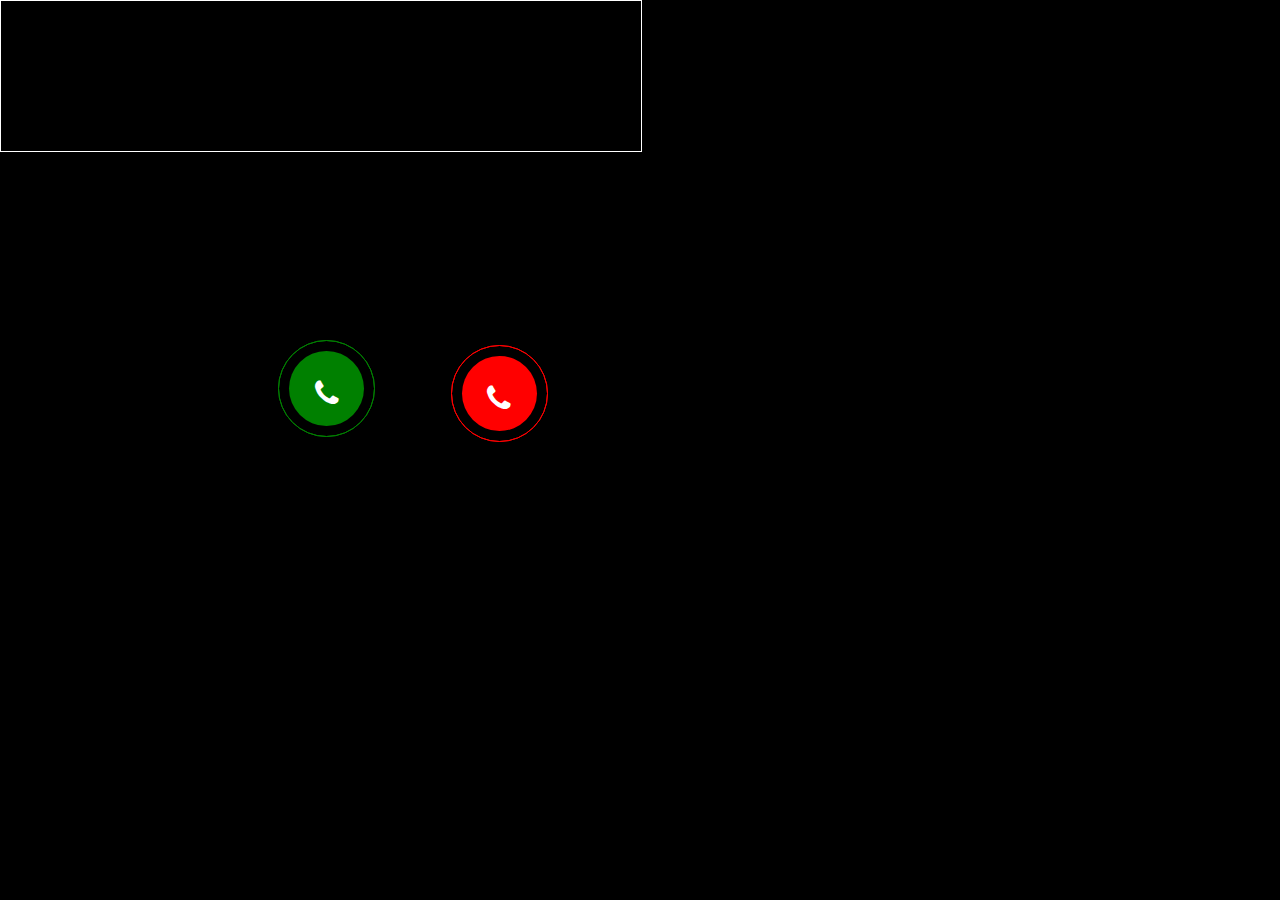
<file: CallEffect/index.html>
<!DOCTYPE html>
<html lang="en">
<head>
    <meta charset="UTF-8">
    <meta name="viewport" content="width=device-width, initial-scale=1.0">
    <title>Calling effect</title>
<link rel="stylesheet" href="https://cdnjs.cloudflare.com/ajax/libs/font-awesome/4.7.0/css/font-awesome.min.css">
<style>
    *{
        margin:0;
    }
    body{
        background-color: black;
    }
    #answer{
        background-color: green;
        left: 45%;        
        top: 350px;
    }
    #decline{
        background-color: red;
        left: 72%;        
        top: 280px;
    }
    .container{
        width: 75px;
        height: 75px;
        border-radius: 50%;
        position: relative;
        text-align: center;
    }
    #answer::before{
        border: 1px solid green;
    }
    #answer::after{
        border: 1px solid green;
    }
    #decline::before{
        border: 1px solid red;
    }
    #decline::after{
        border: 1px solid red;
    }
    .container::before{
        content: "";
        position: absolute;
        border-radius: 50%;
        width: calc(100% + 20px);
        display: block;
        height: calc(100% + 20px);
        top: -11px;
        left: -11px;
        animation: size 1.3s linear infinite;
    }

    .container::after{
        content: "";
        position: absolute;
        border-radius: 50%;
        width: calc(100% + 20px);
        display: block;
        height: calc(100% + 20px);
        top: -11px;
        left: -11px;
        animation: size 1.3s linear infinite;
        animation-delay: 0.5s;
    }
    @keyframes size {
        0%{transform: scale(0.5);
            opacity: 0;}
            50%{transform: scale(1);
            opacity: 1;}
            100%{transform: scale(1.5);
            opacity: 0;}
}
i{
    color: white;
    margin-top: 36%;
}
.fa{
    font-size: 30px;
}
#box{
    border: 1px solid white;
    width: 50%;
}

</style>    
</head>

<body>
    <div id="box">
    <div class="container" id="answer">
        <i class="fa fa-phone" aria-hidden="true"></i>
    </div>
    <div class="container" id="decline">
        <i class="fa fa-phone" aria-hidden="true"></i>
    </div>
    </div>
</body>
</html>
</file>
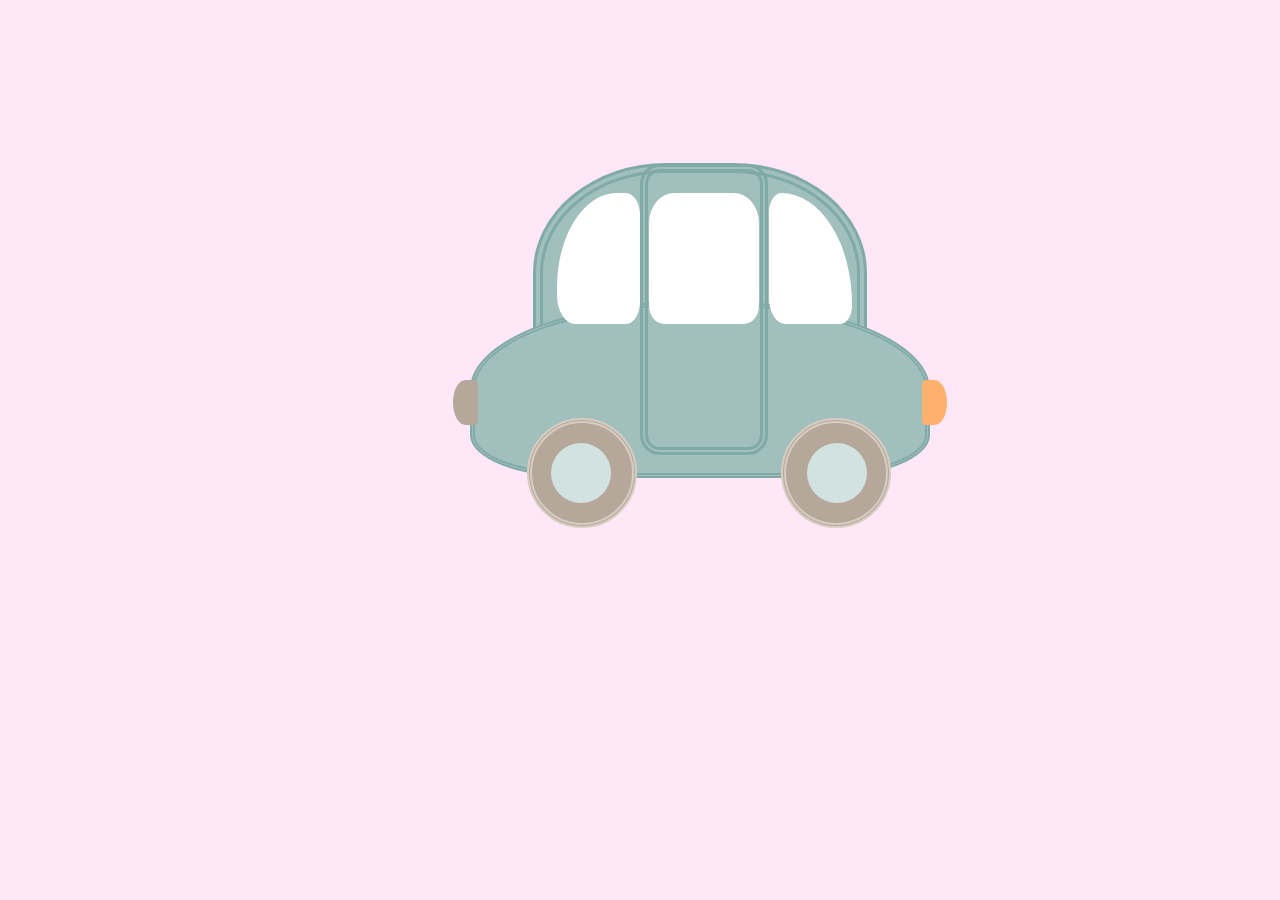
<file: car2/index.html>
<!DOCTYPE html>
<html>
    <head>
        <link rel="stylesheet" href="index.css">
    </head>
    <body>
        <section>
        <div class="top"></div>
        <div class="body"></div>
        <div class="door"></div>
        <div class="window-left"></div>
        <div class="window-middle"></div>
        <div class="window-right"></div>
        <div class="tyre1"></div>
        <div class="tyre2"></div>
        <div class="tyre1-inside"></div>
        <div class="tyre2-inside"></div>
        <div class="headlight"></div>
        <div class="headlight-back"></div>
      </section>
    </body>
</html>
</file>
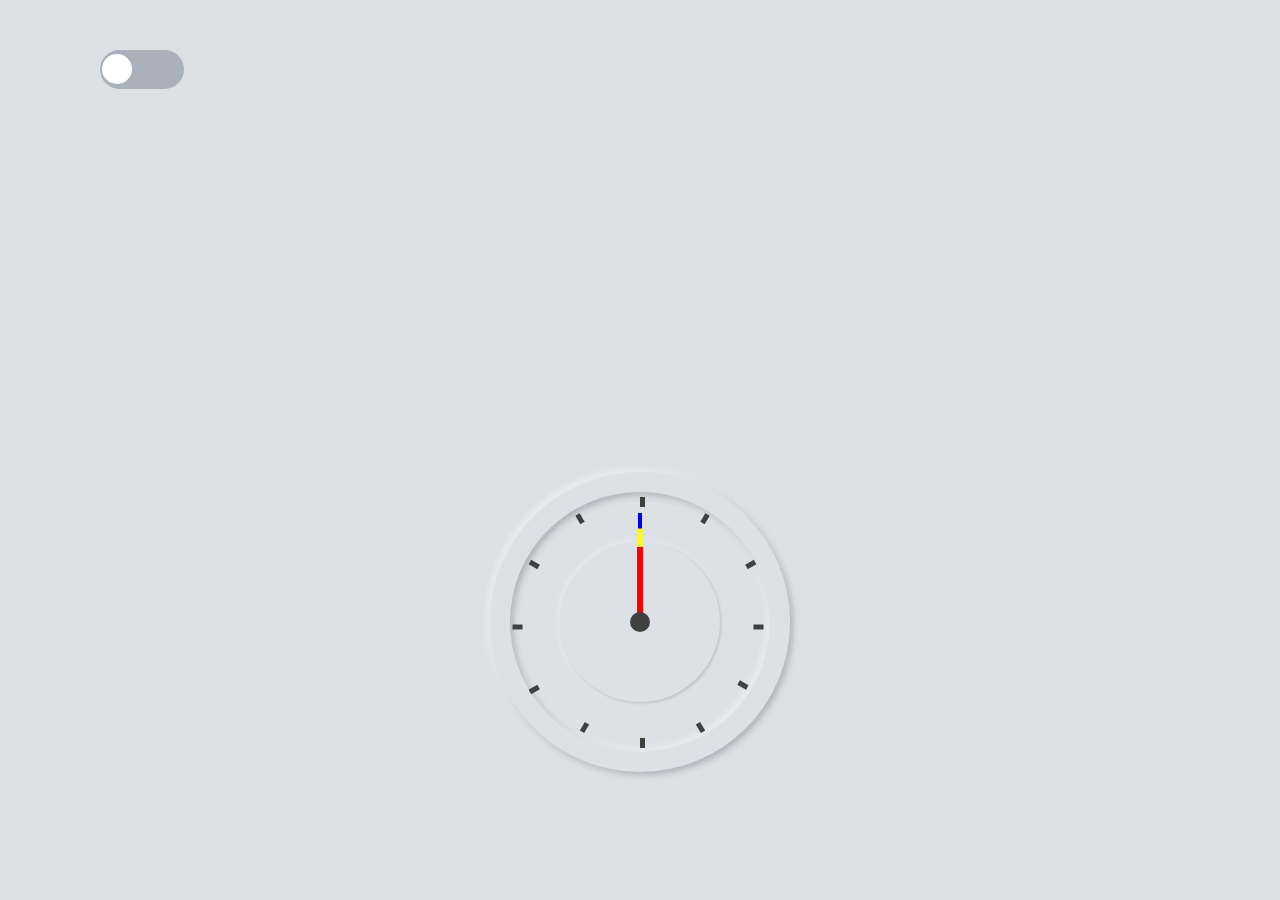
<file: cssclock/index.html>
<!DOCTYPE html>
<html lang="en">
<head>
    <meta charset="UTF-8">
    <meta name="viewport" content="width=device-width, initial-scale=1.0">
    <link class="style" rel="stylesheet" href="style.css">
    <title>Analog clock using css</title>
</head>
<body>
  <div class="container">
    <div class="toggle-button " onclick="Toggle()">
        <div class="circle"></div>
    </div>
  </div>
    <div id="clock">
        <div id="center"></div>

        <div class="numbers">
            <div></div>
            <div></div>
            <div></div>
            <div></div>
            <div></div>
            <div></div>
            <div></div>
            <div></div>
            <div></div>
            <div></div>
            <div></div>
            <div></div>
        </div>

        <div class="secHand"></div>
        <div class="minHand"></div>
        <div class="hrHand"></div>
    </div>
 <script>
 
 const secHand = document.querySelector(".secHand");
    const minHand = document.querySelector(".minHand");
    const hourHand = document.querySelector(".hrHand");
    
    setInterval(()=>{
    let time = new Date();

   var second = time.getSeconds() ;
   var minutes = time.getMinutes() ;
   var hours = time.getHours() ;
  minHand.style.transform =`rotateZ(${(minutes*6)+90}deg)`;
  secHand.style.transform = `rotateZ(${(second*6)+90}deg)`;
  hourHand.style.transform = `rotateZ(${(hours*30)+90}deg)`;
    },1000);


let toggleButton = document.querySelector(".toggle-button");
function Toggle(){
   
    toggleButton.classList.toggle("dark");
   changeTheme();
}
function changeTheme(){
let theme = document.querySelector(".style")
let toggleClass = toggleButton.classList;
if(toggleClass.contains("dark") ){
    console.log("dark theme")
theme.setAttribute("href", "dark.css");
}else{
theme.setAttribute("href","style.css");
    console.log("light theme")

}
}

</script>
</body>
</html>
</file>
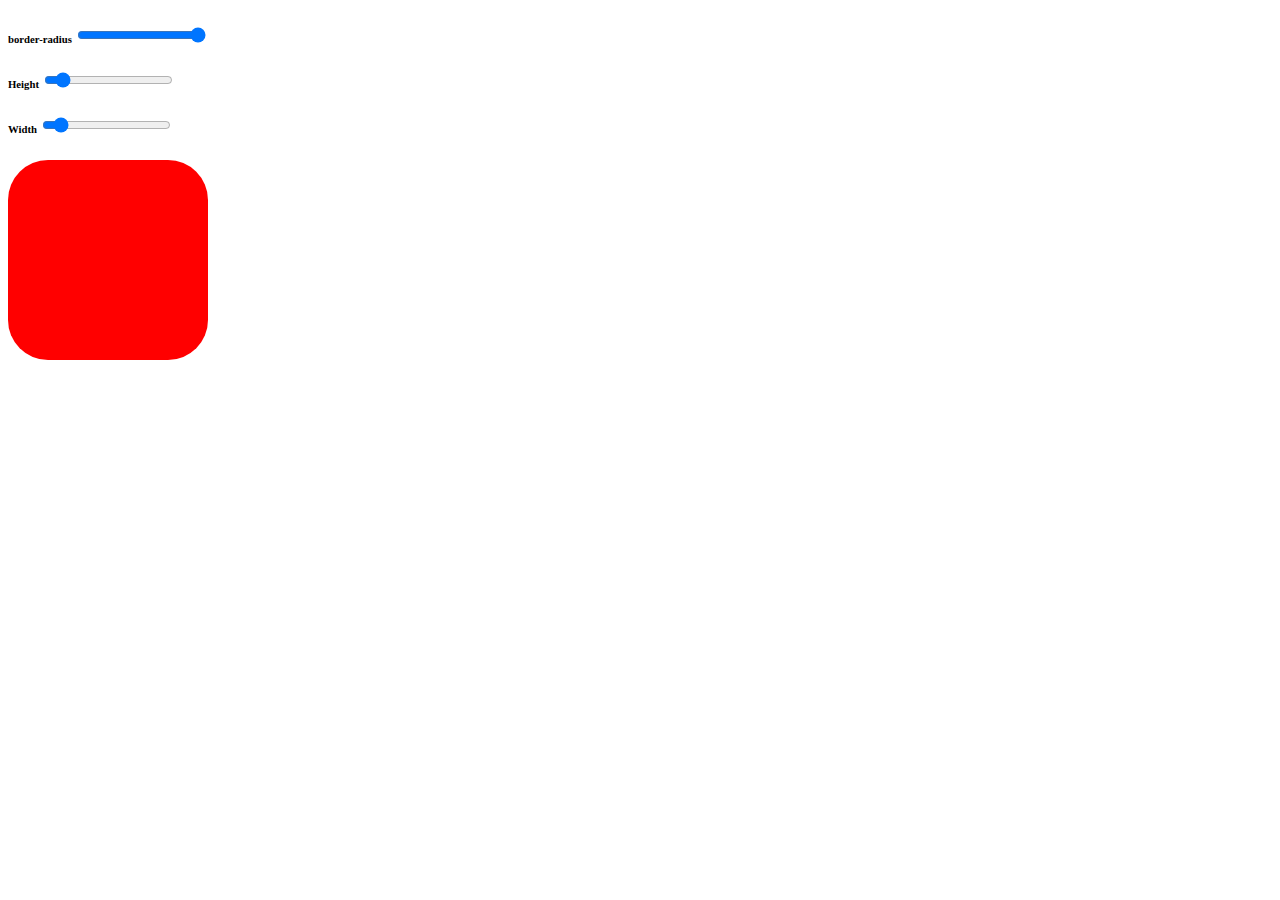
<file: cssVariable/index.html>
<!DOCTYPE html>
<html lang="en">
<head>
    <meta charset="UTF-8">
    <meta name="viewport" content="width=device-width, initial-scale=1.0">
    <style>
        :root{
            --B: 20%;
            --H: 200px;
            --W: 200px;
        }
        
        #container{
            
            background-color: red;
            border-radius: var(--B);
            height: var(--H);
            width: var(--W);
        }
    </style>
    <title>Css Variable</title>
</head>
<body>
    <h6 id="Range">
      border-radius  <input class="slider" type="range" min="0" max="100" data-suffix="%"  data-property="--B" value="100">
    </h6>

    <h6 id="Range">
      Height  <input class="slider" type="range" min="0" max="1000" data-suffix="px" data-property="--H" value="100">
    </h6>
    <h6 id="Range">
       Width <input class="slider" type="range" min="0" max="1000" data-suffix="px"  data-property="--W" value="100">
    </h6>
    <div id="container"></div>


    <script>
    var sliders = document.querySelectorAll(".slider");
    const root = document.documentElement;
    
    sliders.forEach(slider=>{slider.addEventListener("input",(e)=>{
        root.style.setProperty(`${slider.dataset.property}`,e.target.value +`${slider.dataset.suffix}`)
    })})


    </script>
</body>
</html>
</file>
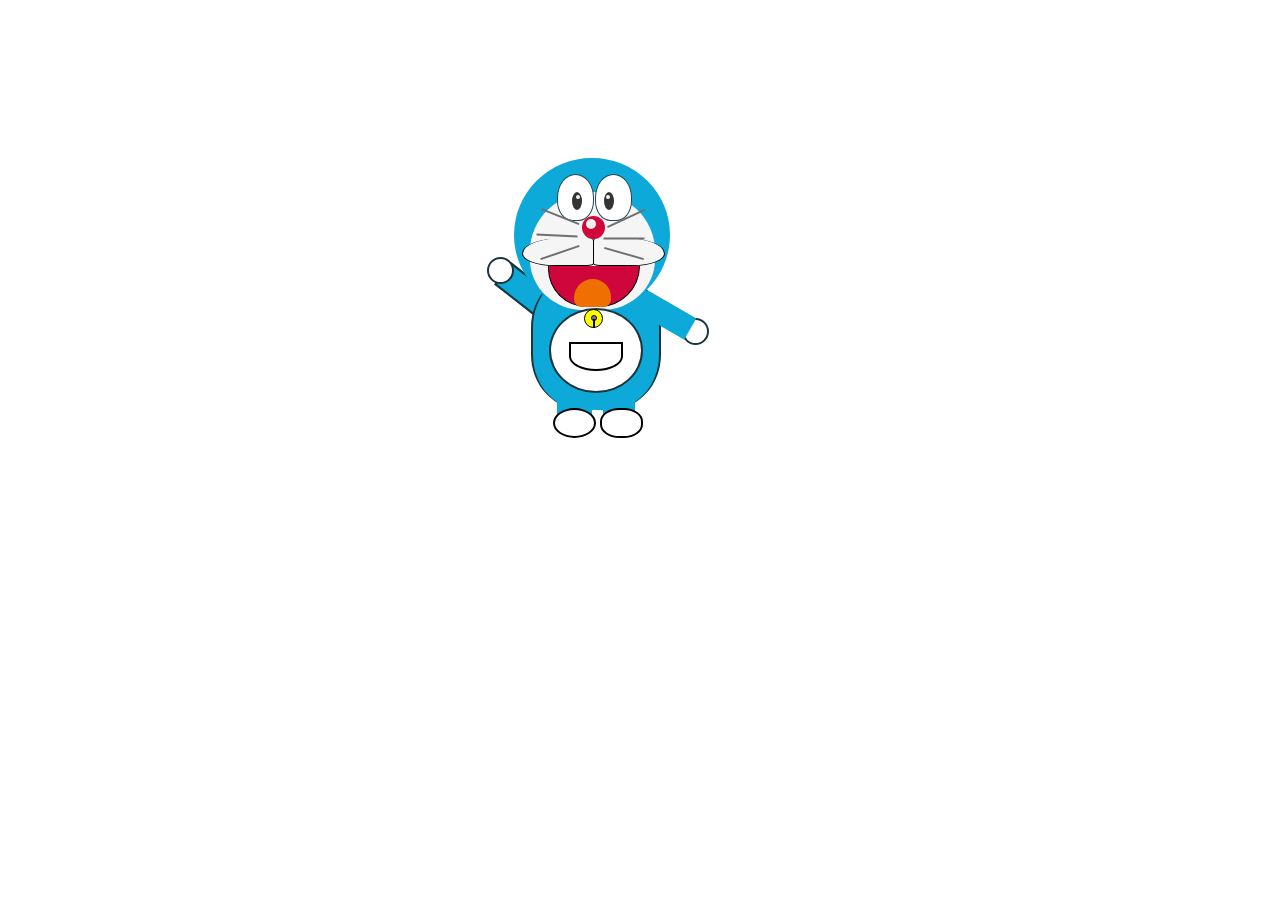
<file: doremon/index.html>
<html>
  <head>
    <link rel="stylesheet" href="index.css" />
  </head>
  <body>
    <div class="doremon">
      <div class="left-hand"></div>
      <div class="left-hand-palm"></div>
      <div class="right-hand"></div>
      <div class="right-hand-palm"></div>
      <div class="body"></div>

      <div class="right-hand"></div>
      <div class="head"></div>
      <div class="face"></div>
      <div class="eye-left">
        <div class="eyeball-left">
          <div class="eyeball-left-inner"></div>
        </div>
      </div>
      <div class="eye-right">
        <div class="eyeball-right">
          <div class="eyeball-right-inner"></div>
        </div>
      </div>

      <div class="nose">
        <div class="nose-inner"></div>
      </div>
      <div class="mouth-upper-left"></div>
      <div class="mouth-upper-right"></div>
      <div class="line-left">
        <div class="lineL1"></div>
        <div class="lineL2"></div>
        <div class="lineL3"></div>
      </div>
      <div class="line-right">
        <div class="lineR1"></div>
        <div class="lineR2"></div>
        <div class="lineR3"></div>
      </div>
      <div class="mouth-lower">
        <div class="tongue"></div>
      </div>
      <div class="stomach">
        <div class="pocket"></div>
      </div>
      <div class="belt"></div>
      <div class="bell">
        <div class="bell-inner"></div>
        <div class="line"></div>
      </div>
      <div class="left-leg"></div>
      <div class="left-foot"></div>
      <div class="right-leg"></div>
      <div class="right-foot"></div>
    </div>
  </body>
</html>
</file>
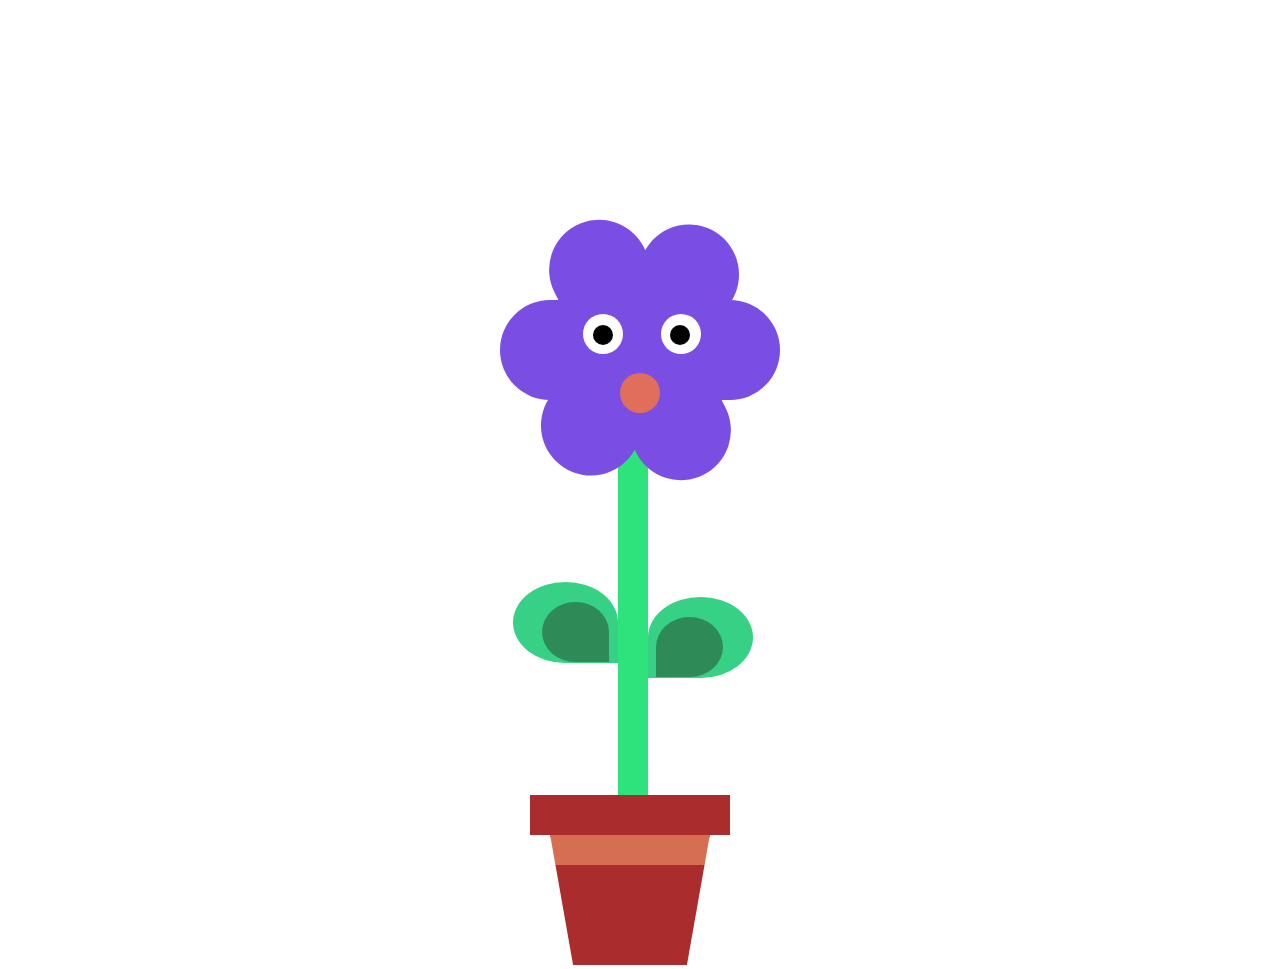
<file: flower2/index.html>
<!DOCTYPE html>
<html>
  <head>
    <link rel="stylesheet" href="index.css" />
  </head>
  <body>
    <div class="steam"></div>
    <div class="top1"></div>
    <div class="top2"></div>
    <div class="top3"></div>
    <div class="eye-1"></div>
    <div class="eye-2"></div>
    <div class="eye-inner-1"></div>
    <div class="eye-inner-2"></div>
    <div class="mouth"></div>
    <div class="leaf-left"></div>
    <div class="leaf-right"></div>
    <div class="leaf-left-inner"></div>
    <div class="leaf-right-inner"></div>
    <div class="pot1"></div>
    <div class="pot2"></div>
    <div class="pot3"></div>
    <div class="pot-leftside"></div>
    <div class="pot-rightside"></div>
  </body>
</html>
</file>
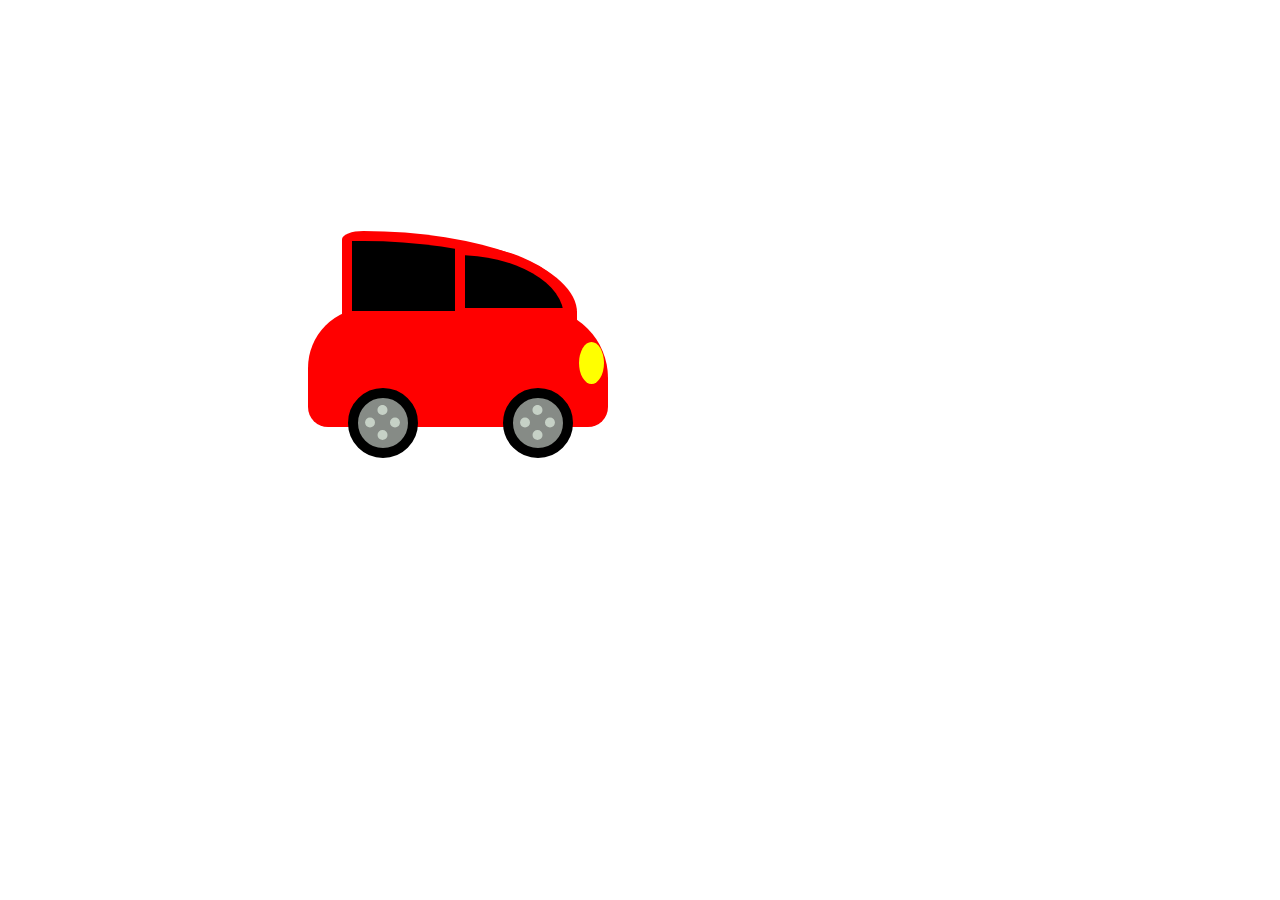
<file: car/car.html>
<!DOCTYPE html>
<html>
<head>
<title>
    CAR
</title>
<link rel="stylesheet" href="styl.css">
</head>
<body>
   <div class="body">
    <div class="top"></div>
    <div class="wheel1">
        <div class="inner"></div>
    </div>
    <div class="wheel2">
        <div class="inner"></div>
    </div>
    <div class="headlight"></div>
   </div>
</body>
</html>
</file>
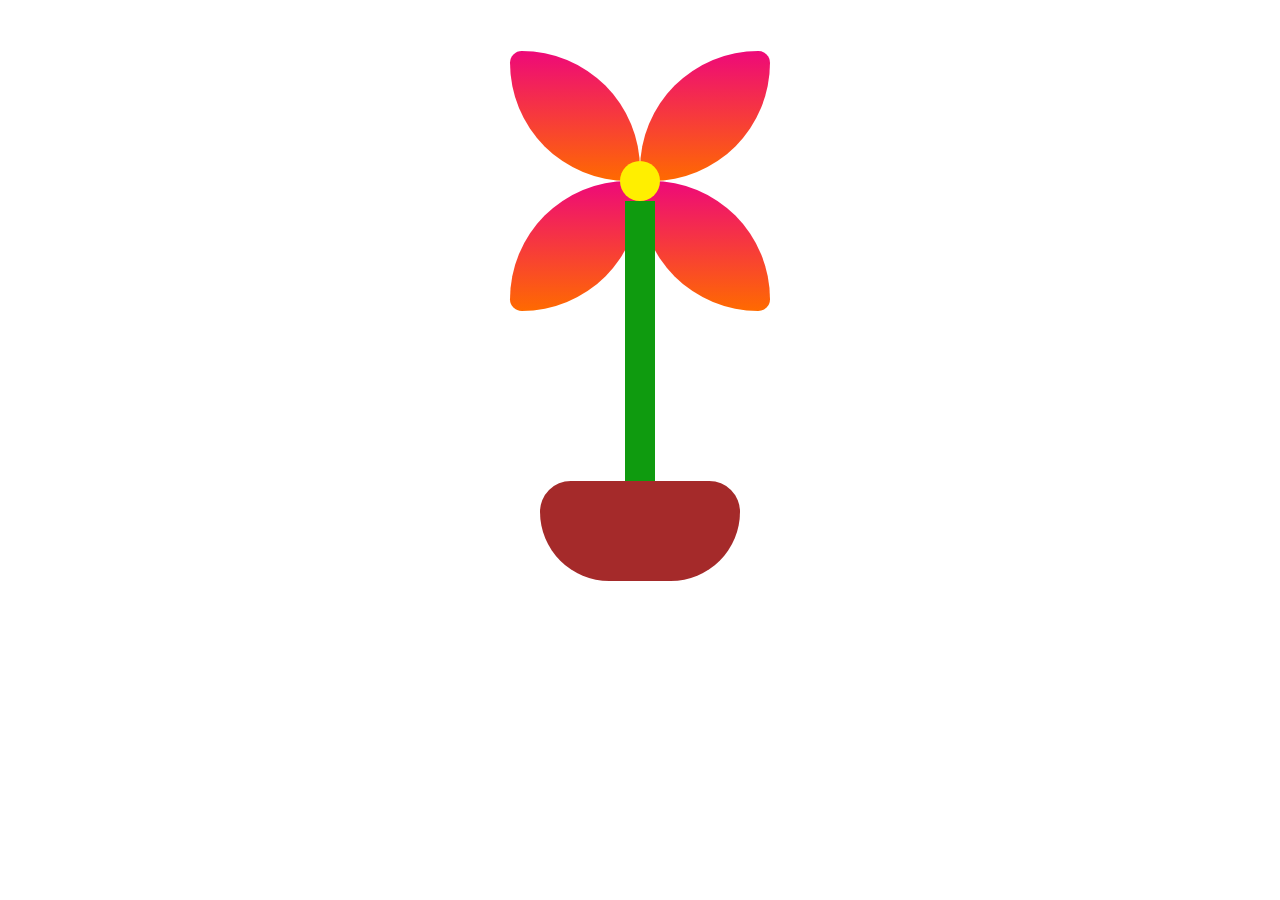
<file: flower/flower.html>
<!DOCTYPE html>
<html>
    <head>
        <title>
            FLOWER
        </title>
        <link rel="stylesheet" href="flower.css">
    </head>
    <body>
        <div class="container">
            <div class="row">
                <div class="box1"></div>
                <div class="box2"></div>
            </div>
          <div class="row"> 
            <div class="box3"></div>
            <div class="box4"></div>
          </div>
            <div class="row">
                <div class="center"></div>
            </div>
            <div class="row">
                <div class="steam"></div>
            </div>
            <div class="row">
                <div class="pot"></div>
            </div>
        </div>
    </body>
</html>
</file>
<file: car2/index.css>
body {
background-color: rgba(255, 221, 245, 0.719);
}
.top {position: absolute;
    border:10px double #80aaa6;
    width: 314px;
    height: 254px;
    background-color: #a0bfbd;
    border-radius:40% 40% 20% 34% ;
    top: 163px;
   left: 533px;
}
.window-left {
    width: 83px;
    height: 131px;
    border-radius: 72% 17% 17% 22%;
    background-color: #ffffff;
    position: absolute;
    left: 557px;
    top: 193px;
}
.window-middle {position: absolute;
    left: 649px;
    top: 193px;
    width: 110px;
    height: 131px;
    border-radius: 23% 23% 14% 14%;
    background-color: #ffffff;
}
.window-right {    position: absolute;
    left: 769px;
    top: 193px;
    width: 83px;
    height: 131px;
    border-radius: 18% 103% 17% 24%;
    background-color: #ffffff;
}
.body {
    background-color:#a0bfbd;
    position: absolute;
    width: 450px;
    height: 168px;
    border-radius: 58% 58% 28% 28%;
    left: 470px;
    top: 300px;
    border: 5px double #80aaa6;
}
.door {
    width: 112px;
    height: 275px;
    border: 8px double #80aaa6;
    position: absolute;
    left: 640px;
    top: 164px;
    border-radius: 20px;
}
.tyre1 {position: absolute;
    width: 100px;
    height: 100px;
    background-color: #b5a89b;
    border-radius: 100%;
    left: 527px;
    top: 418px;
    border:5px double #d7cdc2;
}
.tyre2 {position: absolute;
    width: 100px;
    height: 100px;
    background-color: #b5a89b;
    border-radius: 100%;
    left: 781px;
    top: 418px;
    border:5px double #d7cdc2;
}
.tyre1-inside {
    width: 60px;
    height: 60px;
    background-color: #d2e2e0;
    position: absolute;
    left: 551px;
    top: 443px;
    border-radius: 100%;    
}
.tyre2-inside {
    width: 60px;
    height: 60px;
    background-color: #d2e2e0;
    position: absolute;
    left: 807px;
    top: 443px;
    border-radius: 100%;
}
.headlight {
    width: 25px;
    height: 45px;
    background-color: #ffb16d;
    position: absolute;
    left: 922px;
    top: 380px;
    border-radius: 20% 73% 73% 20%;
}
.headlight-back {
    width: 25px;
    height: 45px;
    background-color: #b5a89b;
    position: absolute;
    left: 453px;
    top: 380px;
    border-radius:  73% 20% 20% 73%;
}
</file>
<file: cssclock/style.css>
*{margin: 0;
padding: 0;}

body,html{
    height: 100%;
}
body{
    display: grid;
    place-items: center;
    background-color: #dde1e6;
    
}
.container{
    margin: 50px auto auto 100px;
}
.toggle-button{
background-color: rgba(94,104,121,0.400);
border-radius: 50px;
width: 80px;
height: 35px;
padding: 2px;
transition: 0.5s ease-in-out;
}
.circle{
    background-color: #ffff;
    border-radius: 50%;
    width: 30px;
    height: 30px;
    margin-top: 2px;
    transition: 0.5s ease-in-out;
}
.dark{
    background-color: #0acee0;
    transition: 0.5s ease-in-out;
    }
.dark > .circle{
        background-color: #ffff;
        margin-left: 45px;
        transition: 0.5s ease-in-out;
    }


#clock{
    position: relative;
    display: flex;
    justify-content: center;
    align-items: center;
  background-color: #dde1e6;
  width: 300px;
  height: 300px;
  border-radius: 50%;
 box-shadow: -3px -3px 7px #ffffff73, 3px 3px 6px rgba(94,104,121,0.400);
}
#clock::before{
    content: '';
    position: absolute;
    background-color: #dde1e6;
    width: 260px;
    height: 260px;
    border-radius: 50%;
   box-shadow: inset -3px -3px 7px #ffffff73,inset  3px 3px 6px rgba(94,104,121,0.400);
  }
  #clock::after{
    content: '';
    position: absolute;
    background-color: #dde1e6;
    width: 160px;
    height: 160px;
    border-radius: 50%;
   box-shadow:  -1px -1px 7px #ffffff73,  1px 1px 3px rgba(94,104,121,0.400);
  }

  #center{
      height: 20px;
      width: 20px;
      background-color: #404040;
      border-radius: 50%;
      z-index: 2;
  }
  .numbers{
      position: absolute;
  }
  .numbers div{
      position: absolute;
      background-color: #404040;
      width: 5px;
      height: 10px;
  }
  .numbers div:nth-child(1){
      transform:rotate(30deg) translateY(-125px);
  }
  .numbers div:nth-child(2){
      transform:rotate(60deg) translateY(-125px);
  }
  .numbers div:nth-child(3){
      transform:rotate(90deg) translateY(-116px);
  }
  .numbers div:nth-child(4){
      transform:rotate(120deg) translateY(-116px);
  }
  .numbers div:nth-child(5){
      transform:rotate(150deg) translateY(-116px);
  }
  .numbers div:nth-child(6){
      transform:rotate(180deg) translateY(-116px);
  }
  .numbers div:nth-child(7){
      transform:rotate(210deg) translateY(-116px);
  }
  .numbers div:nth-child(8){
      transform:rotate(240deg) translateY(-125px);
  }
  .numbers div:nth-child(9){
      transform:rotate(270deg) translateY(-125px);
  }
  .numbers div:nth-child(10){
      transform:rotate(300deg) translateY(-125px);
  }
  .numbers div:nth-child(11){
      transform:rotate(330deg) translateY(-125px);
  }
  .numbers div:nth-child(12){
      transform:rotate(360deg) translateY(-125px);
  }

  .secHand{
    width: 37%;
    height: 4px;
    background: blue;
    position: absolute;
    top: 50%;
    transform-origin: 100%;
    transform: rotate(90deg);
    transition: all 0.05s;
    transition-timing-function: cubic-bezier(0.1, 2.7, 0.58, 1);
    z-index: 1;
    left: 13%;
  }
  .minHand{
    width: 32%;
    height: 5px;
    background: yellow;
    position: absolute;
    top: 50%;
    transform-origin: 100%;
    transform: rotate(90deg);
    transition: all 0.05s;
    transition-timing-function: cubic-bezier(0.1, 2.7, 0.58, 1);
    z-index: 1;
    left: 18%;
}
.hrHand{
    width: 26%;
    height: 6px;
    background: red;
    position: absolute;
    top: 50%;
    transform-origin: 100%;
    transform: rotate(90deg);
    transition: all 0.05s;
    transition-timing-function: cubic-bezier(0.1, 2.7, 0.58, 1);
    z-index: 1;
    left: 24%;
}
</file>
<file: doremon/index.css>
.doremon {
    width: 60%;
    text-align: center;
    margin-left: 20%;
    position: absolute;
}
.head {
    width: 150px;
    height: 148px;
    border: solid #0da9d8;
    background: #0da9d8;
    border-radius: 50%;
    position: absolute;
    top: 150px;
    left: 250px;
}
.face {
    width: 125px;
    height: 118px;
    background: whitesmoke;
    position: absolute;
    top: 184px;
    left: 266px;
    border-top-right-radius: 100%;
    border-top-left-radius: 100%;
    border-bottom-right-radius: 85%;
    border-bottom-left-radius: 85%;

}
.eye-left {
    width: 35px;
    height: 45px;
    border-top-right-radius: 100%;
    border-top-left-radius: 100%;
    border-bottom-right-radius: 85%;
    border-bottom-left-radius: 85%;
    position: absolute;
    top: 166px;
    left: 293px;
    background: white;
    border: 1.5px solid #244857;
}
.eye-right {
    width: 35px;
    height: 45px;
    border-top-right-radius: 100%;
    border-top-left-radius: 100%;
    border-bottom-right-radius: 85%;
    border-bottom-left-radius: 85%;
    position: absolute;
    top: 166px;
    left: 331px;
    background: white;
    border: 1.5px solid #244857;
}
.eyeball-left {
    width: 10px;
    height: 18px;
    background: #343335;
    border-radius: 100%;
    position: absolute;
    top: 17px;
    left: 14px;
}
.eyeball-right {
    width: 10px;
    height: 18px;
    background: #343335;
    border-radius: 100%;
    position: absolute;
    top: 17px;
    left: 8px;
}
.eyeball-left-inner {
    width: 4px;
    height: 4px;
    background: #f2f7f3;
    position: absolute;
    top: 3px;
    left: 4px;
    border-radius: 100%;
}
.eyeball-right-inner {
    width: 4px;
    height: 4px;
    background: #f2f7f3;
    position: absolute;
    top: 3px;
    left: 2px;
    border-radius: 100%;
}
.nose {
    width: 23px;
    height: 23px;
    border-radius: 100%;
    background: #d00739;
    position: absolute;
    top: 208px;
    left: 318px;
}
.nose-inner {
    width: 10px;
    height: 10px;
    background: #f2f7f3;
    position: absolute;
    top: 3px;
    left: 4px;
    border-radius: 100%;
    opacity: 0.97;
}
.mouth-upper-left {
    width: 70px;
    height: 27px;
    border-left: 1px solid black;
    border-right: 1px solid black;
    border-bottom: 1px solid black;
    border-top-right-radius: 10%;
    border-top-left-radius: 59%;
    border-bottom-right-radius: 10%;
    border-bottom-left-radius: 47%;
    position: absolute;
    top: 230px;
    left: 258px;
    background: whitesmoke;
}
.mouth-upper-right {
    width: 70px;
    height: 27px;
    border-left: 1px solid black;
    border-right: 1px solid black;
    border-bottom: 1px solid black;
    border-top-right-radius: 59%;
    border-top-left-radius: 10%;
    border-bottom-right-radius: 47%;
    border-bottom-left-radius: 10%;
    position: absolute;
    top: 230px;
    left: 329px;
    background: whitesmoke;
}
.mouth-lower {
    width: 90px;
    height: 40px;
    border-bottom: 1px solid black;
    border-left: 1px solid black;
    border-right: 1px solid black;
    border-bottom-left-radius: 167px;
    border-bottom-right-radius: 178px;
    background: #cf063c;
    position: absolute;
    top: 258px;
    left: 284px;
}
.tongue {
    width: 37px;
    height: 28px;
    border-top-right-radius: 100px;
    border-top-left-radius: 104px;
    border-bottom-right-radius: 42px;
    border-bottom-left-radius: 42px;
    position: absolute;
    top: 13px;
    left: 25px;
    background: #f06f03;
}
.line-left{
    position: absolute;
    width: auto;
    height: auto;
    top: 199px;
left: 294px;
}
.lineL1 {
     border: 0.2px solid #6f6f6f;
    height: 39px;
    position: absolute;
    top: -11px;
    left: 1px;
    transform: rotate(-68deg);
}
.lineL2 {
    height: 39px;
    border: 0.2px solid #6f6f6f;
    position: absolute;
    top: 8px;
    left: -2px;
    transform: rotate(-87deg);
}
.lineL3 {
    height: 39px;
    border: 0.2px solid #6f6f6f;
    position: absolute;
    top: 25px;
    left: 1px;
    transform: rotate(-109deg);
}
.line-right{
    position: absolute;
    width: auto;
    height: auto;
    top: 202px;
    left: 361px;
}
.lineR1 {
    border: 0.2px solid #6f6f6f;
    height: 39px;
    position: absolute;
    top: -12px;
    left: 0px;
    transform: rotate(65deg);
}
.lineR2 {
    height: 39px;
    border: 0.2px solid #6f6f6f;
    position: absolute;
    top: 8px;
    left: -2px;
    transform: rotate(90deg);
}
.lineR3 {
    height: 39px;
    border: 0.2px solid #6f6f6f;
    position: absolute;
    top: 23px;
    left: -2px;
    transform: rotate(106deg);
}
.body {
    width: 126px;
    height: 138px;
    background: #0da9d8;
    border-left: 2px solid #1c353b;
    border-right: 2px solid #1c353b;
    position: absolute;
    top: 264px;
    left: 267px;
    border-radius: 40%;
}
.right-hand {
    width: 24px;
    height: 56px;
    transform: rotate(120deg);
    position: absolute;
    top: 279px;
    border-bottom: none;
    left: 390px;
    background: #0da9d8;
}
.left-hand {
    width: 24px;
    height: 50px;
    transform: rotate(-52deg);
    position: absolute;
    top: 255px;
    left: 246px;
    background: #0da9d8;
    border: 2px solid #1c353b;
}
.left-hand-palm {
    width: 23px;
    height: 23px;
    border: 2px solid #1c353b;
    border-radius: 100%;
    position: absolute;
    top: 249px;
    left: 223px;
    background: white;
}
.right-hand-palm {
    width: 23px;
    height: 23px;
    border: 2px solid #1c353b;
    border-radius: 100%;
    position: absolute;
    top: 310px;
    left: 418px;
    background: white;
}

.stomach {
    width: 90px;
    height: 81px;
    background: white;
    border-radius: 50%;
    position: absolute;
    top: 300px;
    left: 285px;
    border: 2px solid #1c353b;
}
.pocket {
    width: 50px;
    height: 25px;
    border: 2px solid black;
    border-bottom-left-radius: 100%;
    border-bottom-right-radius: 100%;
    position: absolute;
    top: 32px;
    left: 18px;
}
/* .belt {
    height: 20px;
    width: 100px;
    background: red;
    position: absolute;
    top: 300px;
    left: 350px;
} */
.bell {
    width: 17px;
    height: 17px;
    background: yellow;
    border: 1px solid black;
    position: absolute;
    top: 301px;
    left: 320px;
    border-radius: 100%;
}
.bell-inner {
    width: 4px;
    height: 4px;
    background: gray;
    border: 1px solid black;
    position: absolute;
    top: 5px;
    left: 6px;
    border-radius: 100%;
}
.line {
    width: 2px;
    height: 9px;
    background: black;
    position: absolute;
    top: 9px;
    left: 8px;
}
.left-leg {
    width: 35px;
    height: 20px;
    position: absolute;
    top: 390px;
    left: 293px;
    background: #0da9d8;

}
.left-foot {
    width: 39px;
    height: 26px;
    position: absolute;
    top: 400px;
    left: 289px;
    border: 2px solid black;
    border-radius: 50%;
    background: white;
}
.right-leg {
    width: 32px;
    height: 20px;
    position: absolute;
    top: 390px;
    left: 339px;
    background: #0da9d8;
}
.right-foot {
    width: 39px;
    height: 26px;
    position: absolute;
    top: 400px;
    left: 336px;
    border: 2px solid black;
    border-radius: 45%;
    background: white;
}
</file>
<file: flower2/index.css>
.top1 {
    width: 280px;
    height: 100px;
    background-color: rgb(122, 78, 226);
    border-radius: 50px;
    position: absolute;
    top: 300px;
    left: 500px;
}

.top2 {
    width: 280px;
    height: 100px;
    background-color: rgb(122, 78, 226);
    transform: rotate(123deg);
    border-radius: 50px;
    position: absolute;
    top: 300px;
    left: 500px;
}

.top3 {
    width: 280px;
    height: 100px;
    background-color: rgb(122, 78, 226);
    transform: rotate(63deg);
    border-radius: 50px;
    position: absolute;
    top: 300px;
    left: 500px;
}
.eye-1 {
    width: 40px;
    height: 40px;
    background-color: white;
    border-radius: 100%;
    position: absolute;
    left: 583px;
    top: 314px;
}
.eye-2 {
    width: 40px;
    height: 40px;
    background-color: white;
    border-radius: 100%;
    position: absolute;
    left: 661px;
    top: 314px;
}
.eye-inner-1 {
    width: 20px;
    height: 20px;
    background-color: black;
    border-radius: 100%;
    position: absolute;
    left: 593px;
    top: 325px;
}
.eye-inner-2 {
    width: 20px;
    height: 20px;
    background-color: black;
    border-radius: 100%;
    position: absolute;
    left: 670px;
    top: 325px;
}
.mouth {
    width: 40px;
    height: 40px;
    border-radius: 100%;
    background-color: rgb(224, 110, 90);
    position: absolute;
    left: 620px;
    top: 373px;
}
.steam {
    height: 350px;
    width: 30px;
    background-color: rgb(46, 226, 124);
    position: absolute;
    left: 618px;
    top: 450px;
}
.leaf-left {
    width: 105px;
    height: 81px;
    background-color: rgb(54, 209, 132);
    position: absolute;
    left: 513px;
    top: 582px;
    border-radius: 1000% 1000% 0% 1000%;
}
.leaf-right {
    width: 105px;
    height: 81px;
    background-color: rgb(54, 209, 132);
    border-radius: 1000% 1000% 1000% 0%;
    position: absolute;
    left: 648px;
    top: 597px;
}

.leaf-left-inner {
    width: 67px;
    height: 60px;
    background-color: seagreen;
    border-radius: 1000% 1000% 0% 1000%;
    position: absolute;
    left: 542px;
    top: 602px;
}
.leaf-right-inner {
    width: 67px;
    height: 60px;
    background-color: seagreen;
    border-radius: 1000% 1000% 1000% 0%;
    position: absolute;
    left: 656px;
    top: 617px;
} 
.pot1 {
    background: rgb(170, 44, 44);
    width: 200px;
    height: 40px;
    position: absolute;
    left: 530px;
    top: 795px;
}
.pot2 {
    background: #d66f51;
    width: 160px;
    height: 30px;
    position: absolute;
    left: 550px;
    top: 835px;
}
.pot3 {
    background: rgb(170, 44, 44);
    width: 150px;
    height: 100px;
    position: absolute;
    left: 555px;
    top: 865px;
}
.pot-leftside {
    height: 130px;
    width: 20px;
    transform: rotate(-10deg);
    position: absolute;
    left: 542px;
    top: 838px;
    background: white;
}
.pot-rightside {
    height: 130px;
    width: 20px;
    transform: rotate(10deg);
    position: absolute;
    left: 698px;
    top: 838px;
    background: white;
}
</file>
<file: car/styl.css>
.body {
    width: 300px;
    height: 119px;
    border-radius: 60px 70px 20px 20px;
    background-color: red;
    margin: 300px;
    position: absolute;
    animation: 4s go linear 1;
}
.top {
    width: 215px;
    height: 70px;
    border: 10px solid red;
    background: black;
    margin: -77px;
    margin-left: 34px;
    position: absolute;
    border-radius: 100% 1000% 0 0;
}
.top:after {
    content: '';
    width: 99px;
    height: 53px;
    margin: 4px;
    margin-left: 103px;
    position: absolute;
    border: 10px solid red;
    border-radius: 10% 800% 0 0;
    background:black;
}
.headlight {
    width: 25px;
    height: 42px;
    border-radius: 100%;
    background: yellow;
    margin-left: 271px;
    margin-top: -116px;
    animation: 2s glow 1;
}
.wheel1 {
    width: 50px;
    height: 50px;
    background: #868b86;
    border: 10px solid black;
    border-radius: 50%;
    margin-top: 80px;
    margin-left: 40px;
}

.wheel2 {
    width: 50px;
    height: 50px;
    background: #868b86;
    border: 10px solid black;
    border-radius: 50%;
    margin-top: -70px;
    margin-left: 195px;
}
.inner {
    width: 15px;
    height: 15px;
    border: 10px dotted #c6d1c6;
    border-radius: 100%;
    position: absolute;
    margin: 7px;
    animation: .8s spin linear 5;
}
@keyframes spin {
    0%{transform: rotate(0deg);}
    100%{transform: rotate(360deg);}
}
@keyframes go {
    0%{transform: translate(0,0);}
    100%{transform: translate(1000px,0);}
}
</file>
<file: flower/flower.css>
*{
    margin: 0px;
    padding: 0px;
}
.container {display: flex;
    padding-top: 4%;
    text-align: center;
    justify-content: center;
 
}
.box1 {   animation: 2s scale linear;
    border-radius: 100% 1000%; 
    width: 130px;
    height: 130px;
    background: linear-gradient(#ee0979 0%,#ff6a00 100%);
}
.box2 {   animation: 2s scale linear;
    border-radius: 1000% 100% ;
    width: 130px;
    height: 130px;
    background: linear-gradient(#ee0979 0%,#ff6a00 100%);
}
.box3 {   animation: 2s scale linear;
    border-radius: 1000% 100%;
    width: 130px;
    height: 130px;
    background: linear-gradient(#ee0979 0%,#ff6a00 100%);
}
.box4 {   animation: 2s scale linear;
    border-radius: 100% 1000%;
    width: 130px;
    height: 130px;
    background: linear-gradient(#ee0979 0%,#ff6a00 100%);
}
.center {
    width: 40px;
    height: 40px;
    border-radius: 100%;
    margin-top: 1px;
    background: #ffef00;
    margin-left: -150px;
    margin-top: 110px;
}
.steam {
    width: 30px;
    height: 300px;
    background: #0f9b0f;
    margin-top: 150px;
    margin-left: -145px;
}

.pot {
    width: 200px;
    height: 100px;
    border-radius: 40px 40px 90px 90px;
    margin-top: 430px;
    margin-left: -230px;
    background: brown;
}
@keyframes scale{
    0%{
        scale: 0.1;
    }
    100%{
        scale: 1;
    }
}
</file>
